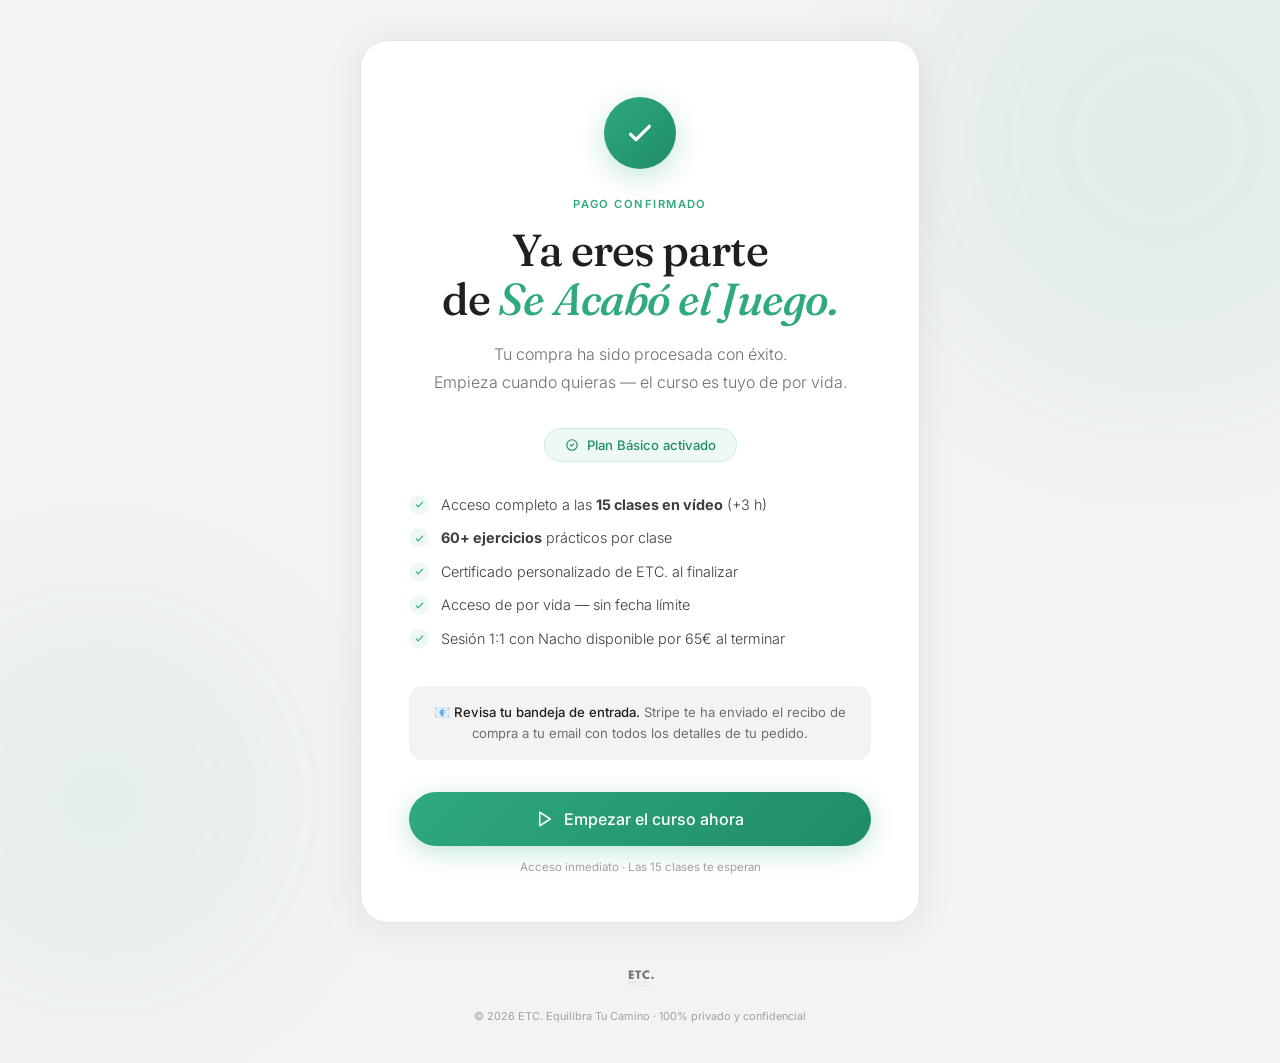
<file: gracias.html>
<!DOCTYPE html>
<html lang="es">
<head>
  <meta charset="UTF-8"/>
  <meta name="viewport" content="width=device-width,initial-scale=1.0"/>
  <title>¡Bienvenido al curso! — Se Acabó el Juego · ETC.</title>
  <meta name="robots" content="noindex,nofollow"/>
  <link rel="preconnect" href="https://fonts.googleapis.com"/>
  <link rel="preconnect" href="https://fonts.gstatic.com" crossorigin/>
  <link href="https://fonts.googleapis.com/css2?family=Fraunces:ital,opsz,wght@0,9..144,400;0,9..144,500;0,9..144,600;1,9..144,500;1,9..144,600&family=Inter:wght@300;400;500;600&display=swap" rel="stylesheet"/>
  <style>
    *, *::before, *::after { box-sizing: border-box; margin: 0; padding: 0 }
    html { font-size: 16px; scroll-behavior: smooth }
    body {
      font-family: 'Inter', sans-serif;
      background: #F2F3F2;
      color: #1E211D;
      min-height: 100vh;
      display: flex;
      flex-direction: column;
      align-items: center;
      justify-content: center;
      padding: 40px 20px;
      overflow-x: hidden;
    }

    /* ── Fondo con burbujas sutiles ── */
    .bg-bubble {
      position: fixed;
      border-radius: 50%;
      filter: blur(90px);
      pointer-events: none;
      z-index: 0;
    }
    .bg-bubble-1 {
      width: 480px; height: 480px;
      background: #2FA97F;
      opacity: .08;
      top: -100px; right: -120px;
      animation: drift1 20s ease-in-out infinite;
    }
    .bg-bubble-2 {
      width: 360px; height: 360px;
      background: #2FA97F;
      opacity: .06;
      bottom: -80px; left: -80px;
      animation: drift2 26s ease-in-out infinite;
    }
    @keyframes drift1 {
      0%,100% { transform: translate(0,0) }
      50% { transform: translate(-30px, 40px) }
    }
    @keyframes drift2 {
      0%,100% { transform: translate(0,0) }
      50% { transform: translate(30px, -30px) }
    }

    /* ── Card principal ── */
    .card {
      position: relative;
      z-index: 1;
      background: #fff;
      border-radius: 28px;
      border: 1px solid #E5E4DF;
      box-shadow: 0 4px 40px rgba(0,0,0,.07);
      max-width: 560px;
      width: 100%;
      padding: 56px 48px 48px;
      text-align: center;
      animation: cardIn .7s cubic-bezier(.22,1,.36,1) both;
    }
    @keyframes cardIn {
      from { opacity: 0; transform: translateY(28px) }
      to   { opacity: 1; transform: none }
    }

    /* ── Icono check ── */
    .check-wrap {
      width: 72px; height: 72px;
      border-radius: 50%;
      background: linear-gradient(135deg, #2FA97F, #1F8C68);
      display: flex; align-items: center; justify-content: center;
      margin: 0 auto 28px;
      box-shadow: 0 8px 28px rgba(47,169,127,.28);
      animation: popIn .6s cubic-bezier(.34,1.56,.64,1) .2s both;
    }
    @keyframes popIn {
      from { opacity: 0; transform: scale(.5) }
      to   { opacity: 1; transform: scale(1) }
    }
    .check-wrap svg {
      width: 32px; height: 32px;
      stroke: #fff;
      stroke-width: 2.5;
      stroke-linecap: round;
      stroke-linejoin: round;
      fill: none;
    }
    /* animación del trazo del check */
    .check-wrap svg path {
      stroke-dasharray: 60;
      stroke-dashoffset: 60;
      animation: drawCheck .5s ease .7s forwards;
    }
    @keyframes drawCheck {
      to { stroke-dashoffset: 0 }
    }

    /* ── Eyebrow ── */
    .eyebrow {
      font-size: .7rem;
      font-weight: 600;
      letter-spacing: .13em;
      text-transform: uppercase;
      color: #2FA97F;
      margin-bottom: 14px;
      animation: fadeUp .5s ease .3s both;
    }

    /* ── Título ── */
    h1 {
      font-family: 'Fraunces', serif;
      font-size: clamp(2rem, 5vw, 2.8rem);
      font-weight: 500;
      line-height: 1.1;
      letter-spacing: -.02em;
      color: #1E211D;
      margin-bottom: 16px;
      animation: fadeUp .5s ease .4s both;
    }
    h1 em {
      font-style: italic;
      color: #2FA97F;
    }

    /* ── Subtítulo ── */
    .subtitle {
      font-size: 1rem;
      font-weight: 300;
      line-height: 1.75;
      color: #6E7168;
      margin-bottom: 32px;
      animation: fadeUp .5s ease .5s both;
    }

    /* ── Separador ── */
    .divider {
      height: 1px;
      background: #E5E4DF;
      margin: 32px 0;
      animation: fadeUp .4s ease .6s both;
    }

    /* ── Pill del plan ── */
    .plan-pill {
      display: inline-flex;
      align-items: center;
      gap: 8px;
      padding: 8px 20px;
      border-radius: 999px;
      font-size: .82rem;
      font-weight: 500;
      margin-bottom: 32px;
      animation: fadeUp .4s ease .55s both;
    }
    .plan-pill.basic {
      background: #eef9f5;
      border: 1px solid #C8EDE4;
      color: #1F8C68;
    }
    .plan-pill.premium {
      background: #fffbeb;
      border: 1px solid #fde68a;
      color: #92640a;
    }
    .plan-pill svg {
      width: 14px; height: 14px;
      stroke: currentColor;
      fill: none;
      stroke-width: 2;
      stroke-linecap: round;
      stroke-linejoin: round;
    }

    /* ── Lista de lo que incluye ── */
    .includes {
      list-style: none;
      text-align: left;
      margin-bottom: 36px;
      display: flex;
      flex-direction: column;
      gap: 12px;
      animation: fadeUp .5s ease .65s both;
    }
    .includes li {
      display: flex;
      align-items: flex-start;
      gap: 12px;
      font-size: .9rem;
      font-weight: 300;
      color: #3d3d3d;
      line-height: 1.5;
    }
    .includes li .ico {
      width: 20px; height: 20px;
      border-radius: 50%;
      background: #eef9f5;
      flex-shrink: 0;
      display: flex; align-items: center; justify-content: center;
      margin-top: 1px;
    }
    .includes li .ico svg {
      width: 11px; height: 11px;
      stroke: #2FA97F;
      stroke-width: 2.5;
      stroke-linecap: round;
      stroke-linejoin: round;
      fill: none;
    }
    /* ítem dorado (solo premium) */
    .includes li.gold .ico {
      background: #fffbeb;
    }
    .includes li.gold .ico svg { stroke: #b7891a }
    .includes li.gold strong { color: #92640a }

    /* ── Nota del email ── */
    .email-note {
      background: #F2F3F2;
      border-radius: 14px;
      padding: 16px 20px;
      font-size: .82rem;
      font-weight: 400;
      color: #6E7168;
      line-height: 1.6;
      margin-bottom: 32px;
      animation: fadeUp .4s ease .7s both;
    }
    .email-note strong { color: #1E211D; font-weight: 500 }

    /* ── CTA principal ── */
    .btn-primary {
      display: flex;
      align-items: center;
      justify-content: center;
      gap: 10px;
      width: 100%;
      padding: 17px 24px;
      border-radius: 999px;
      background: linear-gradient(135deg, #2FA97F, #1F8C68);
      color: #fff;
      font-size: 1rem;
      font-weight: 500;
      font-family: 'Inter', sans-serif;
      text-decoration: none;
      box-shadow: 0 6px 24px rgba(47,169,127,.3);
      transition: transform .15s, box-shadow .15s;
      animation: fadeUp .5s ease .75s both;
      cursor: pointer;
      border: none;
    }
    .btn-primary:hover {
      transform: translateY(-2px);
      box-shadow: 0 10px 32px rgba(47,169,127,.38);
    }
    .btn-primary svg {
      width: 18px; height: 18px;
      stroke: #fff; fill: none;
      stroke-width: 2;
      stroke-linecap: round; stroke-linejoin: round;
    }

    /* ── Nota bajo CTA ── */
    .cta-note {
      font-size: .72rem;
      color: #A1A399;
      margin-top: 14px;
      animation: fadeUp .4s ease .8s both;
    }

    /* ── Footer mini ── */
    .footer-mini {
      position: relative;
      z-index: 1;
      margin-top: 36px;
      text-align: center;
    }
    .footer-mini img {
      height: 36px;
      width: auto;
      opacity: .55;
      filter: grayscale(1);
    }
    .footer-mini p {
      font-size: .68rem;
      color: #A1A399;
      margin-top: 10px;
    }

    @keyframes fadeUp {
      from { opacity: 0; transform: translateY(14px) }
      to   { opacity: 1; transform: none }
    }

    /* ── Responsive ── */
    @media (max-width: 600px) {
      .card { padding: 40px 28px 36px }
    }
    @media (max-width: 380px) {
      .card { padding: 32px 20px 28px }
      h1 { font-size: 1.8rem }
    }

    @media (prefers-reduced-motion: reduce) {
      *, *::before, *::after { animation-duration: .01ms !important }
    }
  </style>
</head>
<body>

  <!-- Burbujas de fondo -->
  <div class="bg-bubble bg-bubble-1"></div>
  <div class="bg-bubble bg-bubble-2"></div>

  <!-- Card -->
  <main class="card" id="card">

    <!-- Check animado -->
    <div class="check-wrap">
      <svg viewBox="0 0 24 24">
        <path d="M5 13l4 4L19 7"/>
      </svg>
    </div>

    <p class="eyebrow">Pago confirmado</p>

    <h1>Ya eres parte<br>de <em>Se Acabó el Juego.</em></h1>

    <p class="subtitle">
      Tu compra ha sido procesada con éxito.<br>
      Empieza cuando quieras — el curso es tuyo de por vida.
    </p>

    <!-- Pill del plan — se rellena por JS -->
    <div class="plan-pill basic" id="planPill">
      <svg viewBox="0 0 24 24"><path d="M9 12l2 2 4-4m6 2a9 9 0 11-18 0 9 9 0 0118 0z"/></svg>
      <span id="planLabel">Plan Básico activado</span>
    </div>

    <!-- Lo que incluye — se ajusta por JS -->
    <ul class="includes" id="includesList">
      <!-- rellenado por JS -->
    </ul>

    <!-- Nota del email -->
    <div class="email-note">
      📧 <strong>Revisa tu bandeja de entrada.</strong> Stripe te ha enviado el recibo de compra a tu email con todos los detalles de tu pedido.
    </div>

    <!-- CTA -->
    <a href="dashboard.html" class="btn-primary" id="ctaBtn">
      <svg viewBox="0 0 24 24"><path d="M5 3l14 9-14 9V3z"/></svg>
      Empezar el curso ahora
    </a>
    <p class="cta-note">Acceso inmediato · Las 15 clases te esperan</p>

  </main>

  <!-- Footer -->
  <footer class="footer-mini">
    <img src="images/logo-etc-transparent.webp" alt="ETC. Equilibra Tu Camino"/>
    <p>© 2026 ETC. Equilibra Tu Camino · 100% privado y confidencial</p>
  </footer>

  <script>
    // ── Detectar plan desde URL y guardarlo en localStorage ──
    (function () {
      const params  = new URLSearchParams(window.location.search);
      const plan    = params.get('plan') === 'premium' ? 'premium' : 'basic';

      // Guardar plan (para que dashboard.html lo detecte)
      try { localStorage.setItem('etc_plan', plan); } catch(e) {}

      // Configuración de cada plan
      const config = {
        basic: {
          pillClass: 'basic',
          label: 'Plan Básico activado',
          items: [
            { text: 'Acceso completo a las <strong>15 clases en vídeo</strong> (+3 h)', gold: false },
            { text: '<strong>60+ ejercicios</strong> prácticos por clase', gold: false },
            { text: 'Certificado personalizado de ETC. al finalizar', gold: false },
            { text: 'Acceso de por vida — sin fecha límite', gold: false },
            { text: 'Sesión 1:1 con Nacho disponible por 65€ al terminar', gold: false },
          ]
        },
        premium: {
          pillClass: 'premium',
          label: '⭐ Plan Premium activado',
          items: [
            { text: 'Acceso completo a las <strong>15 clases en vídeo</strong> (+3 h)', gold: false },
            { text: '<strong>60+ ejercicios</strong> prácticos por clase', gold: false },
            { text: 'Certificado personalizado de ETC. al finalizar', gold: false },
            { text: 'Acceso de por vida — sin fecha límite', gold: false },
            { text: '<strong>Sesión final 1:1 de 1 hora con Nacho — GRATIS</strong><br><span style="font-size:.8rem;color:#6E7168">Se desbloquea al completar la clase 15</span>', gold: true },
          ]
        }
      };

      const cfg = config[plan];

      // Actualizar pill
      const pill = document.getElementById('planPill');
      pill.className = 'plan-pill ' + cfg.pillClass;
      document.getElementById('planLabel').textContent = cfg.label;

      // Rellenar lista
      const list = document.getElementById('includesList');
      list.innerHTML = cfg.items.map(item => `
        <li${item.gold ? ' class="gold"' : ''}>
          <span class="ico">
            <svg viewBox="0 0 24 24"><path d="M5 13l4 4L19 7"/></svg>
          </span>
          <span>${item.text}</span>
        </li>
      `).join('');

      // CTA con plan correcto
      document.getElementById('ctaBtn').href = 'dashboard.html?plan=' + plan;
    })();
  </script>
</body>
</html>
</file>
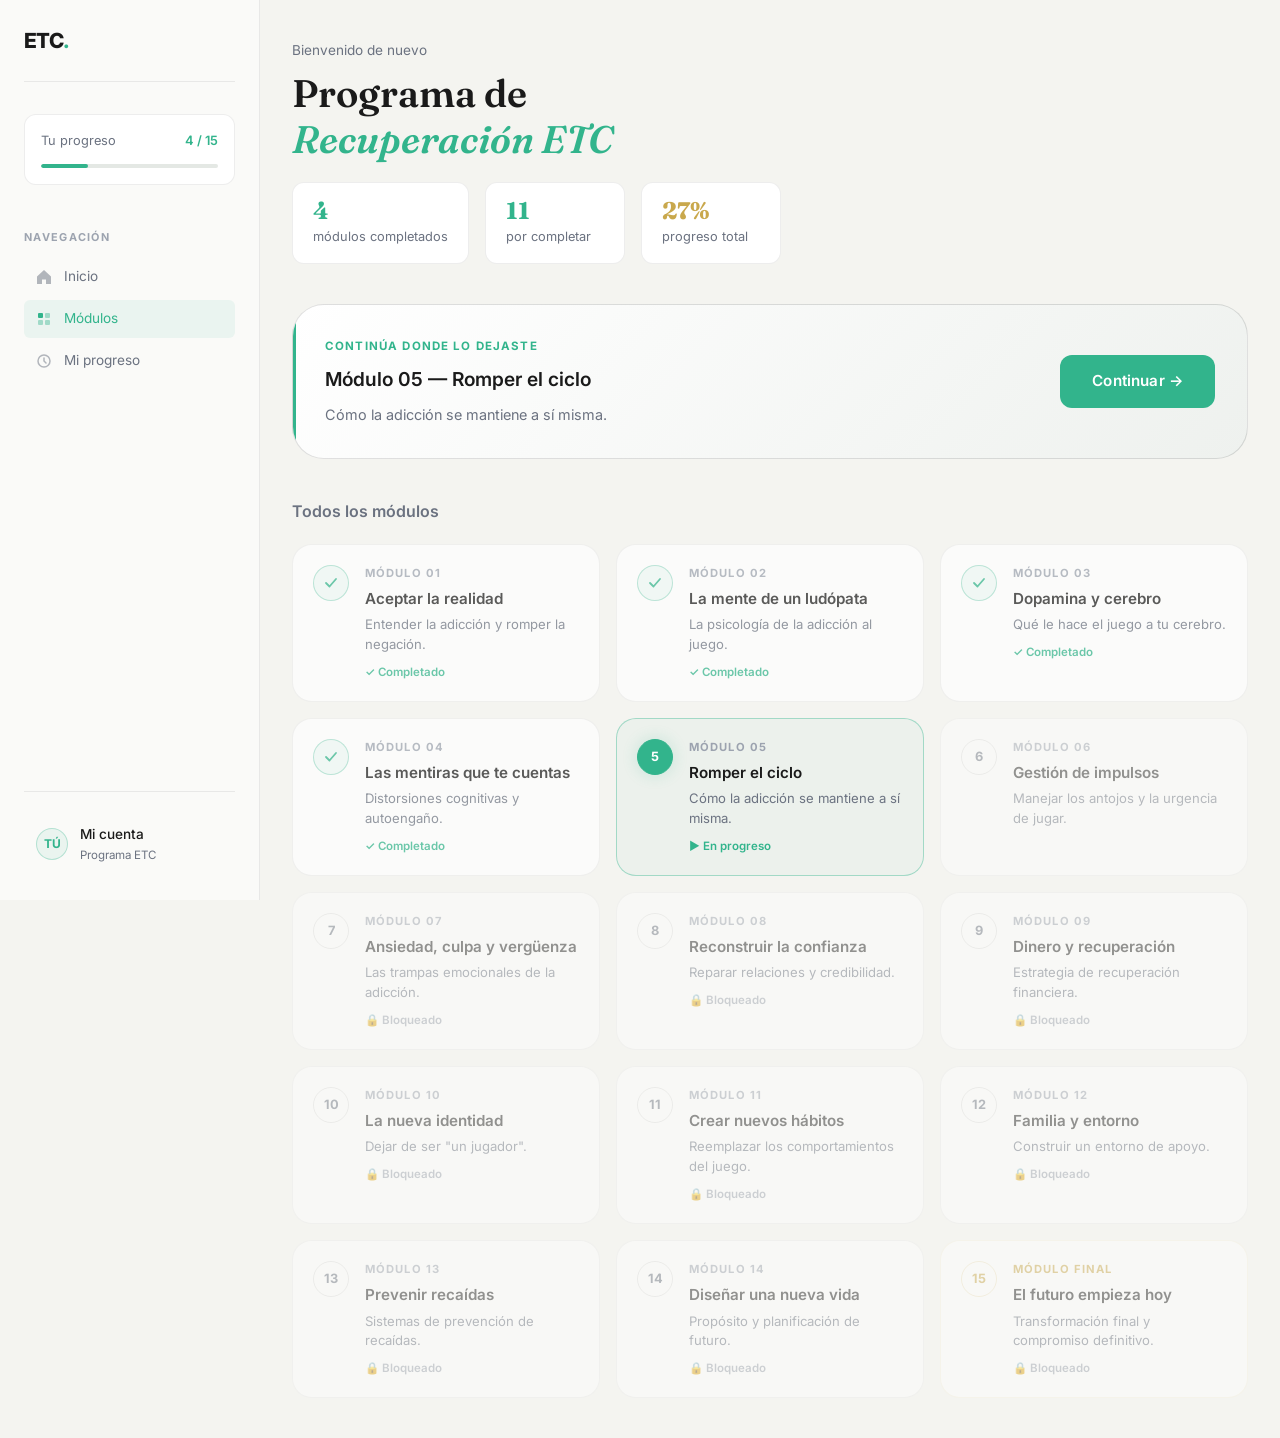
<file: programa.html>
<!DOCTYPE html>
<html lang="es">
<head>
  <meta charset="UTF-8">
  <meta name="viewport" content="width=device-width, initial-scale=1.0">
  <title>Tu Programa — ETC Recovery</title>
  <link rel="stylesheet" href="css/design-system.css">
  <style>
    body { background: var(--bg-1); }

    /* ── APP SHELL ──────────────────────────────────────────────── */
    .app-layout {
      min-height: 100svh;
    }

    /* ── SIDEBAR ─────────────────────────────────────────────────── */
    .sidebar {
      position: fixed;
      top: 0; left: 0; bottom: 0;
      width: 260px;
      background: var(--bg);
      border-right: 1px solid var(--border);
      display: flex;
      flex-direction: column;
      z-index: 50;
      padding: var(--s6);
    }
    .sidebar__logo {
      font-weight: 800;
      font-size: 1.3rem;
      letter-spacing: -0.03em;
      margin-bottom: var(--s8);
      padding-bottom: var(--s6);
      border-bottom: 1px solid var(--border);
    }
    .sidebar__logo span { color: var(--teal); }
    .sidebar__section-label {
      font-size: 0.68rem;
      font-weight: 700;
      letter-spacing: 0.12em;
      text-transform: uppercase;
      color: var(--text-subtle);
      margin-bottom: var(--s3);
      margin-top: var(--s5);
    }
    .sidebar__progress {
      background: var(--bg-2);
      border: 1px solid var(--border);
      border-radius: var(--r-md);
      padding: var(--s4);
      margin-bottom: var(--s6);
    }
    .sidebar__progress-header {
      display: flex;
      justify-content: space-between;
      align-items: center;
      margin-bottom: var(--s3);
    }
    .sidebar__progress-label { font-size: 0.8rem; color: var(--text-muted); }
    .sidebar__progress-count { font-size: 0.8rem; font-weight: 600; color: var(--teal); }
    .sidebar__nav { display: flex; flex-direction: column; gap: var(--s1); flex: 1; overflow-y: auto; }
    .sidebar__link {
      display: flex;
      align-items: center;
      gap: var(--s3);
      padding: 0.5rem var(--s3);
      border-radius: var(--r-sm);
      font-size: 0.85rem;
      color: var(--text-muted);
      transition: all var(--t-fast);
      cursor: pointer;
    }
    .sidebar__link:hover { background: var(--bg-2); color: var(--text); }
    .sidebar__link.active { background: var(--teal-lt); color: var(--teal); }
    .sidebar__link-icon {
      width: 16px; height: 16px;
      flex-shrink: 0;
      opacity: 0.5;
    }
    .sidebar__link.active .sidebar__link-icon { opacity: 1; }
    .sidebar__bottom {
      margin-top: auto;
      padding-top: var(--s5);
      border-top: 1px solid var(--border);
    }
    .sidebar__user {
      display: flex;
      align-items: center;
      gap: var(--s3);
      padding: var(--s3);
    }
    .sidebar__avatar {
      width: 32px; height: 32px;
      border-radius: 50%;
      background: var(--teal-lt);
      border: 1px solid rgba(50,180,140,0.3);
      display: flex;
      align-items: center;
      justify-content: center;
      font-size: 0.75rem;
      font-weight: 700;
      color: var(--teal);
      flex-shrink: 0;
    }
    .sidebar__user-name { font-size: 0.85rem; font-weight: 500; }
    .sidebar__user-email { font-size: 0.72rem; color: var(--text-muted); }

    /* ── MAIN CONTENT ────────────────────────────────────────────── */
    .main-content {
      margin-left: 260px;
      padding: var(--s10) var(--s8);
      min-height: 100svh;
    }

    /* ── WELCOME HEADER ──────────────────────────────────────────── */
    .welcome {
      margin-bottom: var(--s10);
    }
    .welcome__greeting { font-size: 0.85rem; color: var(--text-muted); margin-bottom: var(--s2); }
    .welcome__title {
      font-family: var(--font-serif);
      font-size: clamp(1.75rem, 3vw, 2.5rem);
      font-weight: 600;
      line-height: 1.2;
      margin-bottom: var(--s5);
    }
    .welcome__stats {
      display: flex;
      gap: var(--s4);
      flex-wrap: wrap;
    }
    .welcome__stat {
      background: var(--bg-2);
      border: 1px solid var(--border);
      border-radius: var(--r-md);
      padding: var(--s4) var(--s5);
      min-width: 140px;
    }
    .welcome__stat-num {
      font-size: 1.5rem;
      font-weight: 700;
      color: var(--teal);
      font-family: var(--font-serif);
      line-height: 1;
      margin-bottom: var(--s1);
    }
    .welcome__stat-label { font-size: 0.8rem; color: var(--text-muted); }

    /* ── CONTINUE CARD ────────────────────────────────────────────── */
    .continue-card {
      background: linear-gradient(135deg, var(--bg-2) 0%, var(--bg-3) 100%);
      border: 1px solid var(--border-md);
      border-radius: var(--r-xl);
      padding: var(--s8);
      margin-bottom: var(--s10);
      display: flex;
      align-items: center;
      justify-content: space-between;
      gap: var(--s6);
      position: relative;
      overflow: hidden;
    }
    .continue-card::before {
      content: '';
      position: absolute;
      top: 0; left: 0; bottom: 0;
      width: 3px;
      background: var(--teal);
    }
    .continue-card__label {
      font-size: 0.72rem;
      font-weight: 700;
      letter-spacing: 0.1em;
      text-transform: uppercase;
      color: var(--teal);
      margin-bottom: var(--s2);
    }
    .continue-card__title { font-size: 1.2rem; font-weight: 600; margin-bottom: var(--s2); }
    .continue-card__sub { font-size: 0.9rem; color: var(--text-muted); }

    /* ── MODULES GRID ────────────────────────────────────────────── */
    .section-title {
      font-size: 1rem;
      font-weight: 600;
      margin-bottom: var(--s5);
      color: var(--text-muted);
    }
    .modules-list {
      display: grid;
      grid-template-columns: repeat(auto-fill, minmax(300px, 1fr));
      gap: var(--s4);
    }
    .module-card {
      background: var(--bg-2);
      border: 1px solid var(--border);
      border-radius: var(--r-lg);
      padding: var(--s5);
      display: flex;
      align-items: flex-start;
      gap: var(--s4);
      cursor: pointer;
      transition: all var(--t-mid) var(--ease);
      text-decoration: none;
      color: inherit;
    }
    .module-card:hover {
      border-color: var(--border-md);
      transform: translateY(-2px);
      background: var(--bg-3);
    }
    .module-card.module-done { opacity: 0.7; }
    .module-card.module-done:hover { opacity: 1; }
    .module-card.module-active {
      border-color: rgba(50,180,140,0.4);
      background: rgba(50,180,140,0.04);
    }
    .module-card.module-locked { opacity: 0.45; cursor: default; }
    .module-card.module-locked:hover { transform: none; border-color: var(--border); background: var(--bg-2); }

    .module-badge {
      width: 36px; height: 36px;
      border-radius: 50%;
      border: 1.5px solid var(--border-md);
      display: flex;
      align-items: center;
      justify-content: center;
      font-size: 0.8rem;
      font-weight: 700;
      color: var(--text-muted);
      flex-shrink: 0;
      transition: all var(--t-mid);
    }
    .badge--done {
      background: var(--teal-lt);
      border-color: rgba(50,180,140,0.4);
      color: var(--teal);
    }
    .badge--active {
      background: var(--teal);
      border-color: var(--teal);
      color: white;
      box-shadow: 0 0 16px var(--teal-glow);
    }
    .module-card__info { flex: 1; min-width: 0; }
    .module-card__num {
      font-size: 0.7rem;
      font-weight: 700;
      letter-spacing: 0.1em;
      text-transform: uppercase;
      color: var(--text-subtle);
      margin-bottom: var(--s1);
    }
    .module-card__title { font-size: 0.95rem; font-weight: 600; margin-bottom: var(--s1); }
    .module-card__desc { font-size: 0.82rem; color: var(--text-muted); line-height: 1.5; }
    .module-card__status {
      font-size: 0.72rem;
      font-weight: 600;
      margin-top: var(--s2);
    }
    .status--done  { color: var(--teal); }
    .status--active { color: var(--teal); }
    .status--locked { color: var(--text-subtle); }

    /* ── LOCK ICON ───────────────────────────────────────────────── */
    .lock-icon { color: var(--text-subtle); flex-shrink: 0; align-self: center; }

    @media (max-width: 900px) {
      .app-layout { grid-template-columns: 1fr; }
      .sidebar { display: none; }
      .main-content { margin-left: 0; padding: var(--s6) var(--s4); }
    }
  </style>
</head>
<body>
<div class="app-layout">

  <!-- ── SIDEBAR ──────────────────────────────────────────────────── -->
  <aside class="sidebar">
    <div class="sidebar__logo">ETC<span>.</span></div>

    <div class="sidebar__progress">
      <div class="sidebar__progress-header">
        <span class="sidebar__progress-label">Tu progreso</span>
        <span class="sidebar__progress-count" data-progress-text>4 / 15</span>
      </div>
      <div class="progress-track">
        <div class="progress-fill" data-progress style="width:0%"></div>
      </div>
    </div>

    <div class="sidebar__section-label">Navegación</div>
    <nav class="sidebar__nav">
      <a href="dashboard.html" class="sidebar__link">
        <svg class="sidebar__link-icon" viewBox="0 0 16 16" fill="currentColor"><path d="M8 1L1 7.5V15h5v-4.5h4V15h5V7.5z"/></svg>
        Inicio
      </a>
      <a href="programa.html" class="sidebar__link active">
        <svg class="sidebar__link-icon" viewBox="0 0 16 16" fill="none"><rect x="2" y="2" width="5" height="5" rx="1" fill="currentColor"/><rect x="9" y="2" width="5" height="5" rx="1" fill="currentColor" opacity="0.4"/><rect x="2" y="9" width="5" height="5" rx="1" fill="currentColor" opacity="0.4"/><rect x="9" y="9" width="5" height="5" rx="1" fill="currentColor" opacity="0.4"/></svg>
        Módulos
      </a>
      <a href="#" class="sidebar__link">
        <svg class="sidebar__link-icon" viewBox="0 0 16 16" fill="none"><circle cx="8" cy="8" r="6" stroke="currentColor" stroke-width="1.5"/><path d="M8 5v3l2 2" stroke="currentColor" stroke-width="1.5" stroke-linecap="round"/></svg>
        Mi progreso
      </a>
    </nav>

    <div class="sidebar__bottom">
      <div class="sidebar__user">
        <div class="sidebar__avatar">TÚ</div>
        <div>
          <div class="sidebar__user-name">Mi cuenta</div>
          <div class="sidebar__user-email">Programa ETC</div>
        </div>
      </div>
    </div>
  </aside>

  <!-- ── MAIN ─────────────────────────────────────────────────────── -->
  <main class="main-content">

    <!-- Welcome -->
    <div class="welcome" data-reveal>
      <p class="welcome__greeting">Bienvenido de nuevo</p>
      <h1 class="welcome__title">Programa de<br><em style="font-style:italic;color:var(--teal);">Recuperación ETC</em></h1>
      <div class="welcome__stats">
        <div class="welcome__stat">
          <div class="welcome__stat-num teal">4</div>
          <div class="welcome__stat-label">módulos completados</div>
        </div>
        <div class="welcome__stat">
          <div class="welcome__stat-num">11</div>
          <div class="welcome__stat-label">por completar</div>
        </div>
        <div class="welcome__stat">
          <div class="welcome__stat-num" style="color:var(--gold);">27%</div>
          <div class="welcome__stat-label">progreso total</div>
        </div>
      </div>
    </div>

    <!-- Continue -->
    <div class="continue-card" data-reveal data-delay="1">
      <div>
        <div class="continue-card__label">Continúa donde lo dejaste</div>
        <div class="continue-card__title">Módulo 05 — Romper el ciclo</div>
        <div class="continue-card__sub">Cómo la adicción se mantiene a sí misma.</div>
      </div>
      <a href="modulo.html" class="btn btn--primary" style="white-space:nowrap;">Continuar →</a>
    </div>

    <!-- Module list -->
    <div data-reveal data-delay="2">
      <p class="section-title">Todos los módulos</p>
      <div class="modules-list">

        <a href="modulo.html" class="module-card module-done" data-module="1">
          <div class="module-badge">1</div>
          <div class="module-card__info">
            <div class="module-card__num">Módulo 01</div>
            <div class="module-card__title">Aceptar la realidad</div>
            <div class="module-card__desc">Entender la adicción y romper la negación.</div>
            <div class="module-card__status status--done">✓ Completado</div>
          </div>
        </a>

        <a href="modulo.html" class="module-card module-done" data-module="2">
          <div class="module-badge">2</div>
          <div class="module-card__info">
            <div class="module-card__num">Módulo 02</div>
            <div class="module-card__title">La mente de un ludópata</div>
            <div class="module-card__desc">La psicología de la adicción al juego.</div>
            <div class="module-card__status status--done">✓ Completado</div>
          </div>
        </a>

        <a href="modulo.html" class="module-card module-done" data-module="3">
          <div class="module-badge">3</div>
          <div class="module-card__info">
            <div class="module-card__num">Módulo 03</div>
            <div class="module-card__title">Dopamina y cerebro</div>
            <div class="module-card__desc">Qué le hace el juego a tu cerebro.</div>
            <div class="module-card__status status--done">✓ Completado</div>
          </div>
        </a>

        <a href="modulo.html" class="module-card module-done" data-module="4">
          <div class="module-badge">4</div>
          <div class="module-card__info">
            <div class="module-card__num">Módulo 04</div>
            <div class="module-card__title">Las mentiras que te cuentas</div>
            <div class="module-card__desc">Distorsiones cognitivas y autoengaño.</div>
            <div class="module-card__status status--done">✓ Completado</div>
          </div>
        </a>

        <a href="modulo.html" class="module-card module-active" data-module="5">
          <div class="module-badge">5</div>
          <div class="module-card__info">
            <div class="module-card__num">Módulo 05</div>
            <div class="module-card__title">Romper el ciclo</div>
            <div class="module-card__desc">Cómo la adicción se mantiene a sí misma.</div>
            <div class="module-card__status status--active">▶ En progreso</div>
          </div>
        </a>

        <a href="modulo.html" class="module-card" data-module="6">
          <div class="module-badge">6</div>
          <div class="module-card__info">
            <div class="module-card__num">Módulo 06</div>
            <div class="module-card__title">Gestión de impulsos</div>
            <div class="module-card__desc">Manejar los antojos y la urgencia de jugar.</div>
          </div>
        </a>

        <div class="module-card module-locked" data-module="7">
          <div class="module-badge">7</div>
          <div class="module-card__info">
            <div class="module-card__num">Módulo 07</div>
            <div class="module-card__title">Ansiedad, culpa y vergüenza</div>
            <div class="module-card__desc">Las trampas emocionales de la adicción.</div>
            <div class="module-card__status status--locked">🔒 Bloqueado</div>
          </div>
        </div>

        <div class="module-card module-locked" data-module="8">
          <div class="module-badge">8</div>
          <div class="module-card__info">
            <div class="module-card__num">Módulo 08</div>
            <div class="module-card__title">Reconstruir la confianza</div>
            <div class="module-card__desc">Reparar relaciones y credibilidad.</div>
            <div class="module-card__status status--locked">🔒 Bloqueado</div>
          </div>
        </div>

        <div class="module-card module-locked" data-module="9">
          <div class="module-badge">9</div>
          <div class="module-card__info">
            <div class="module-card__num">Módulo 09</div>
            <div class="module-card__title">Dinero y recuperación</div>
            <div class="module-card__desc">Estrategia de recuperación financiera.</div>
            <div class="module-card__status status--locked">🔒 Bloqueado</div>
          </div>
        </div>

        <div class="module-card module-locked" data-module="10">
          <div class="module-badge">10</div>
          <div class="module-card__info">
            <div class="module-card__num">Módulo 10</div>
            <div class="module-card__title">La nueva identidad</div>
            <div class="module-card__desc">Dejar de ser "un jugador".</div>
            <div class="module-card__status status--locked">🔒 Bloqueado</div>
          </div>
        </div>

        <div class="module-card module-locked" data-module="11">
          <div class="module-badge">11</div>
          <div class="module-card__info">
            <div class="module-card__num">Módulo 11</div>
            <div class="module-card__title">Crear nuevos hábitos</div>
            <div class="module-card__desc">Reemplazar los comportamientos del juego.</div>
            <div class="module-card__status status--locked">🔒 Bloqueado</div>
          </div>
        </div>

        <div class="module-card module-locked" data-module="12">
          <div class="module-badge">12</div>
          <div class="module-card__info">
            <div class="module-card__num">Módulo 12</div>
            <div class="module-card__title">Familia y entorno</div>
            <div class="module-card__desc">Construir un entorno de apoyo.</div>
            <div class="module-card__status status--locked">🔒 Bloqueado</div>
          </div>
        </div>

        <div class="module-card module-locked" data-module="13">
          <div class="module-badge">13</div>
          <div class="module-card__info">
            <div class="module-card__num">Módulo 13</div>
            <div class="module-card__title">Prevenir recaídas</div>
            <div class="module-card__desc">Sistemas de prevención de recaídas.</div>
            <div class="module-card__status status--locked">🔒 Bloqueado</div>
          </div>
        </div>

        <div class="module-card module-locked" data-module="14">
          <div class="module-badge">14</div>
          <div class="module-card__info">
            <div class="module-card__num">Módulo 14</div>
            <div class="module-card__title">Diseñar una nueva vida</div>
            <div class="module-card__desc">Propósito y planificación de futuro.</div>
            <div class="module-card__status status--locked">🔒 Bloqueado</div>
          </div>
        </div>

        <div class="module-card module-locked" data-module="15" style="border-color:rgba(201,168,76,0.15);">
          <div class="module-badge" style="border-color:rgba(201,168,76,0.3);color:var(--gold);">15</div>
          <div class="module-card__info">
            <div class="module-card__num" style="color:var(--gold);">Módulo Final</div>
            <div class="module-card__title">El futuro empieza hoy</div>
            <div class="module-card__desc">Transformación final y compromiso definitivo.</div>
            <div class="module-card__status status--locked">🔒 Bloqueado</div>
          </div>
        </div>

      </div>
    </div>

  </main>
</div>
<!-- Mobile bottom nav -->
<nav class="mobile-nav">
  <div class="mobile-nav__items">
    <a href="dashboard.html" class="mobile-nav__item">
      <svg class="mobile-nav__icon" viewBox="0 0 24 24" fill="currentColor"><path d="M12 3L2 12h3v9h6v-6h2v6h6v-9h3z"/></svg>
      Inicio
    </a>
    <a href="programa.html" class="mobile-nav__item active">
      <svg class="mobile-nav__icon" viewBox="0 0 24 24" fill="none" stroke="currentColor" stroke-width="2"><rect x="3" y="3" width="7" height="7" rx="1"/><rect x="14" y="3" width="7" height="7" rx="1"/><rect x="3" y="14" width="7" height="7" rx="1"/><rect x="14" y="14" width="7" height="7" rx="1"/></svg>
      Módulos
    </a>
    <a href="#" class="mobile-nav__item">
      <svg class="mobile-nav__icon" viewBox="0 0 24 24" fill="none" stroke="currentColor" stroke-width="2"><circle cx="12" cy="8" r="4"/><path d="M4 20c0-4 3.6-7 8-7s8 3 8 7"/></svg>
      Mi cuenta
    </a>
  </div>
</nav>

<script src="js/app.js"></script>
</body>
</html>
</file>
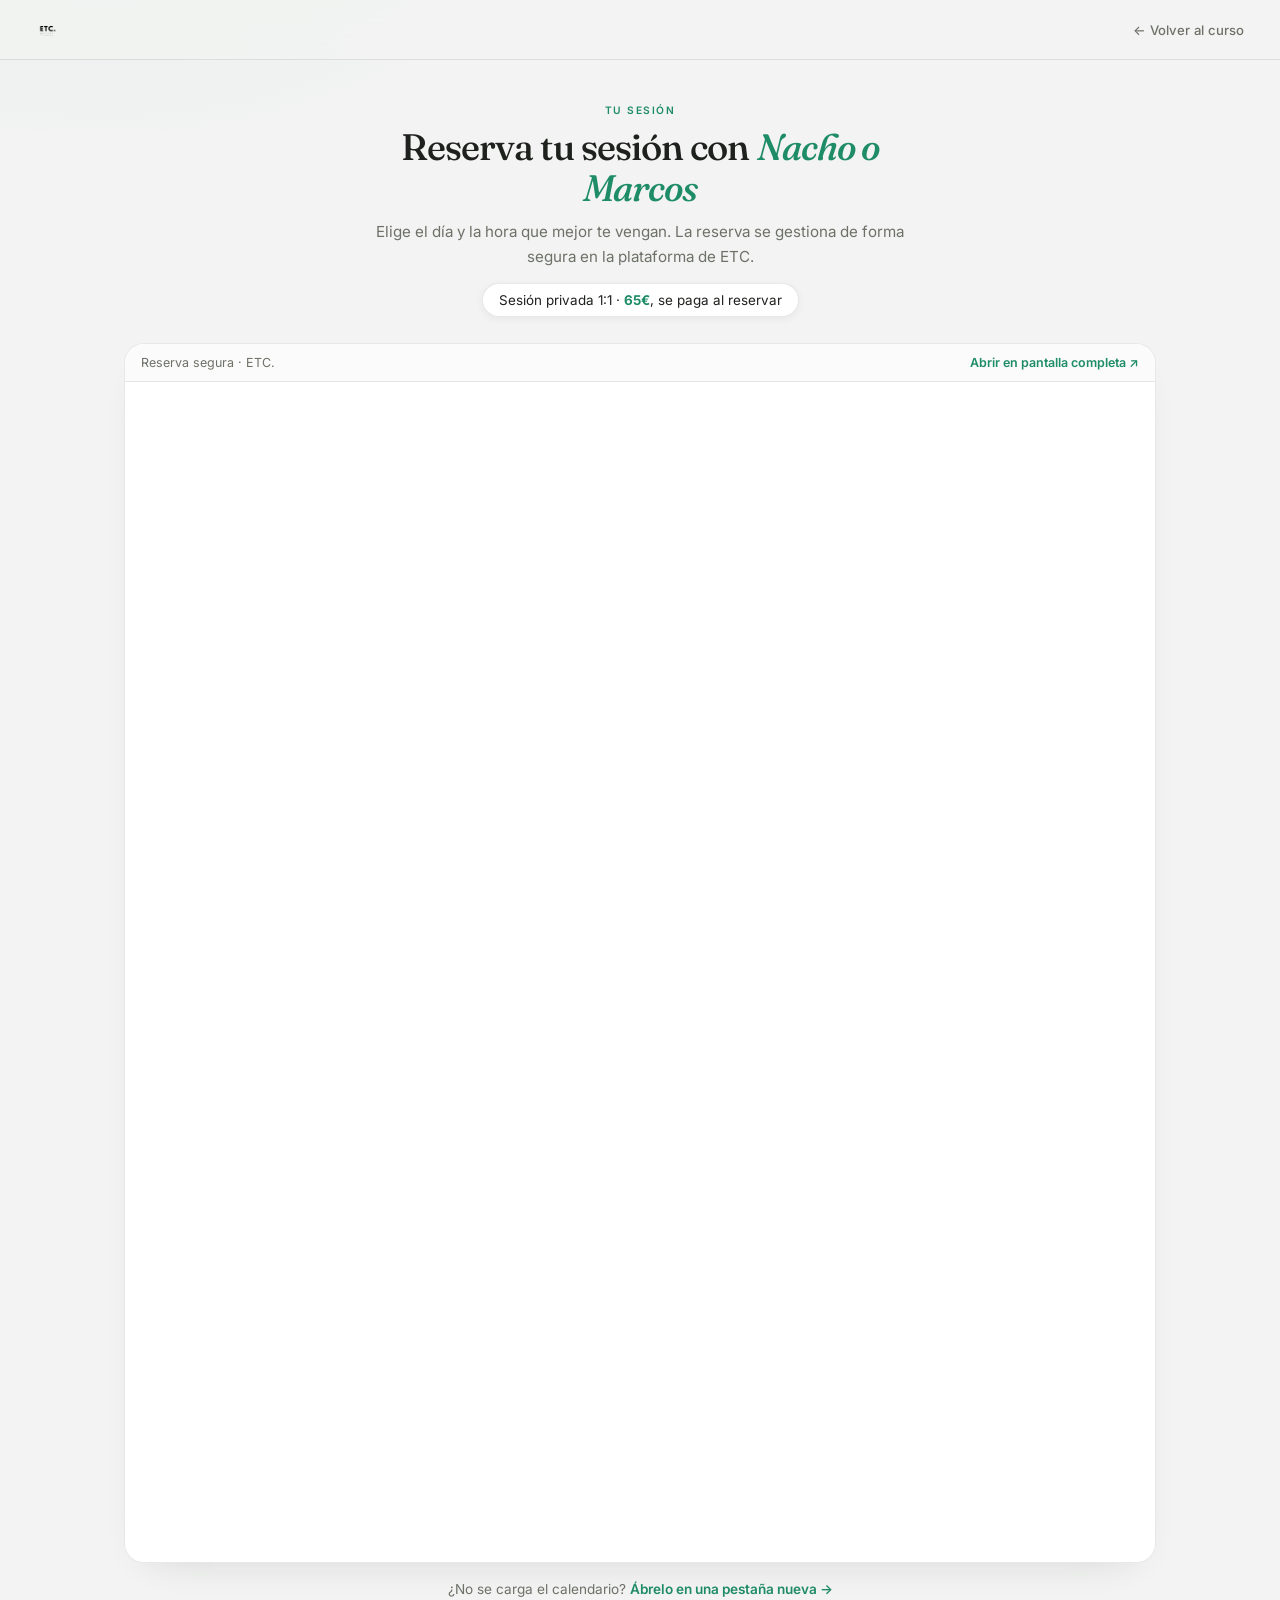
<file: reserva.html>
<!DOCTYPE html>
<html lang="es">
<head>
  <meta charset="UTF-8">
  <meta name="viewport" content="width=device-width, initial-scale=1.0">
  <title>Reserva tu sesión — ETC. Equilibra Tu Camino</title>
  <link rel="preconnect" href="https://fonts.googleapis.com">
  <link rel="preconnect" href="https://fonts.gstatic.com" crossorigin>
  <link href="https://fonts.googleapis.com/css2?family=Fraunces:ital,opsz,wght@0,9..144,400;0,9..144,500;0,9..144,600;1,9..144,500&family=Inter:wght@300;400;500;600;700&display=swap" rel="stylesheet">
  <style>
    *,*::before,*::after{box-sizing:border-box;margin:0;padding:0}
    html{font-size:16px;-webkit-font-smoothing:antialiased;-moz-osx-font-smoothing:grayscale}
    a{text-decoration:none;color:inherit} button{cursor:pointer;border:none;background:none;font:inherit}
    :root{
      --teal:#2FA97F; --teal-d:#1F8C68; --ink:#1E211D; --muted:#6E7168; --subtle:#A1A399;
      --border:rgba(30,33,29,0.1); --bg:#F2F3F2; --paper:#fff;
      --mono:'Inter',-apple-system,BlinkMacSystemFont,sans-serif;
    }
    body{font-family:'Inter',sans-serif;background:var(--bg);color:var(--ink);min-height:100svh;
      background-image:radial-gradient(760px 460px at 8% -8%,rgba(47,169,127,0.08),transparent 60%);}
    .topnav{position:sticky;top:0;z-index:50;background:rgba(242,243,242,0.82);backdrop-filter:blur(16px);-webkit-backdrop-filter:blur(16px);border-bottom:1px solid var(--border);height:60px;display:flex;align-items:center;justify-content:space-between;padding:0 clamp(18px,4vw,36px)}
    .topnav img{height:22px;display:block}
    .topnav a.back{font-size:0.82rem;color:var(--muted);font-weight:500}
    .topnav a.back:hover{color:var(--teal-d)}
    .wrap{max-width:1080px;margin:0 auto;padding:clamp(26px,4vw,44px) clamp(14px,4vw,24px) 70px}
    .head{text-align:center;max-width:560px;margin:0 auto 26px}
    .head__eyebrow{font-family:var(--mono);font-size:0.64rem;font-weight:600;letter-spacing:0.14em;text-transform:uppercase;color:var(--teal-d);margin-bottom:10px}
    .head__h{font-family:'Fraunces',serif;font-weight:500;font-size:clamp(1.6rem,3.2vw,2.3rem);line-height:1.12;letter-spacing:-0.025em;margin-bottom:12px}
    .head__h em{font-style:italic;color:var(--teal-d)}
    .head__p{color:var(--muted);font-size:0.95rem;line-height:1.6}
    .head__price{margin-top:14px;display:inline-block;font-size:0.84rem;color:var(--ink);background:var(--paper);border:1px solid var(--border);border-radius:999px;padding:8px 16px;box-shadow:0 2px 8px rgba(30,33,29,0.05)}
    .head__price strong{color:var(--teal-d)}
    .embed{background:var(--paper);border:1px solid var(--border);border-radius:20px;overflow:hidden;box-shadow:0 16px 40px -26px rgba(30,33,29,0.2);position:relative}
    .embed iframe{display:block;width:100%;height:1180px;border:0;background:var(--paper)}
    .embed__bar{display:flex;align-items:center;justify-content:space-between;gap:12px;padding:11px 16px;border-bottom:1px solid var(--border);background:#FAFBFA;flex-wrap:wrap}
    .embed__bar span{font-size:0.78rem;color:var(--muted)}
    .embed__bar a{font-size:0.78rem;font-weight:600;color:var(--teal-d);display:inline-flex;align-items:center;gap:6px}
    .fallback{text-align:center;margin-top:18px;font-size:0.85rem;color:var(--muted)}
    .fallback a{color:var(--teal-d);font-weight:600}
    @media (max-width:600px){ .embed iframe{height:1320px} }
  </style>
</head>
<body>
<nav class="topnav">
  <a href="home.html" class="topnav__logo"><img src="images/logo-etc-transparent.webp" alt="ETC."></a>
  <a href="dashboard.html" class="back">← Volver al curso</a>
</nav>

<div class="wrap">
  <div class="head">
    <div class="head__eyebrow">Tu sesión</div>
    <h1 class="head__h">Reserva tu sesión con <em>Nacho o Marcos</em></h1>
    <p class="head__p">Elige el día y la hora que mejor te vengan. La reserva se gestiona de forma segura en la plataforma de ETC.</p>
    <div class="head__price" id="priceNote"></div>
  </div>

  <div class="embed">
    <div class="embed__bar">
      <span id="embedTag">Reserva segura · ETC.</span>
      <a id="resvOpen" href="https://etc-plataforma.vercel.app/leads" target="_blank" rel="noopener">Abrir en pantalla completa ↗</a>
    </div>
    <iframe id="resvFrame" src="https://etc-plataforma.vercel.app/leads" title="Reserva de sesión ETC" loading="eager" referrerpolicy="no-referrer-when-downgrade" allow="clipboard-write"></iframe>
  </div>

  <p class="fallback">¿No se carga el calendario? <a id="resvFallback" href="https://etc-plataforma.vercel.app/leads" target="_blank" rel="noopener">Ábrelo en una pestaña nueva →</a></p>
</div>

<script>
(function(){
  // Plan del alumno (lo fija la compra; aquí se lee de localStorage o ?plan=)
  const PLAN = new URLSearchParams(location.search).get('plan') || localStorage.getItem('etc_plan') || 'premium';

  // Calendario de reserva de ETC Plataforma.
  // ▶ Cuando Juan habilite el calendario DIRECTO sin formulario (pendiente #12)
  //   y el precio por plan, cambiar BASE a esa ruta. Los params ya van listos.
  const BASE = 'https://etc-plataforma.vercel.app/leads';
  const params = new URLSearchParams({
    origen: 'curso',
    plan: PLAN,                          // 'premium' | 'basic'
    precio: PLAN === 'premium' ? '0' : '65',  // premium incluida · básico 65€
  });
  const url = BASE + '?' + params.toString();

  document.getElementById('resvFrame').src = url;
  document.getElementById('resvOpen').href = url;
  document.getElementById('resvFallback').href = url;

  const note = document.getElementById('priceNote');
  if (PLAN === 'premium') {
    note.innerHTML = '<strong>Tu última sesión con Nacho está incluida</strong> en tu plan Premium · <strong>0€</strong>';
  } else {
    note.innerHTML = 'Sesión privada 1:1 · <strong>65€</strong>, se paga al reservar';
  }
})();
</script>
</body>
</html>
</file>
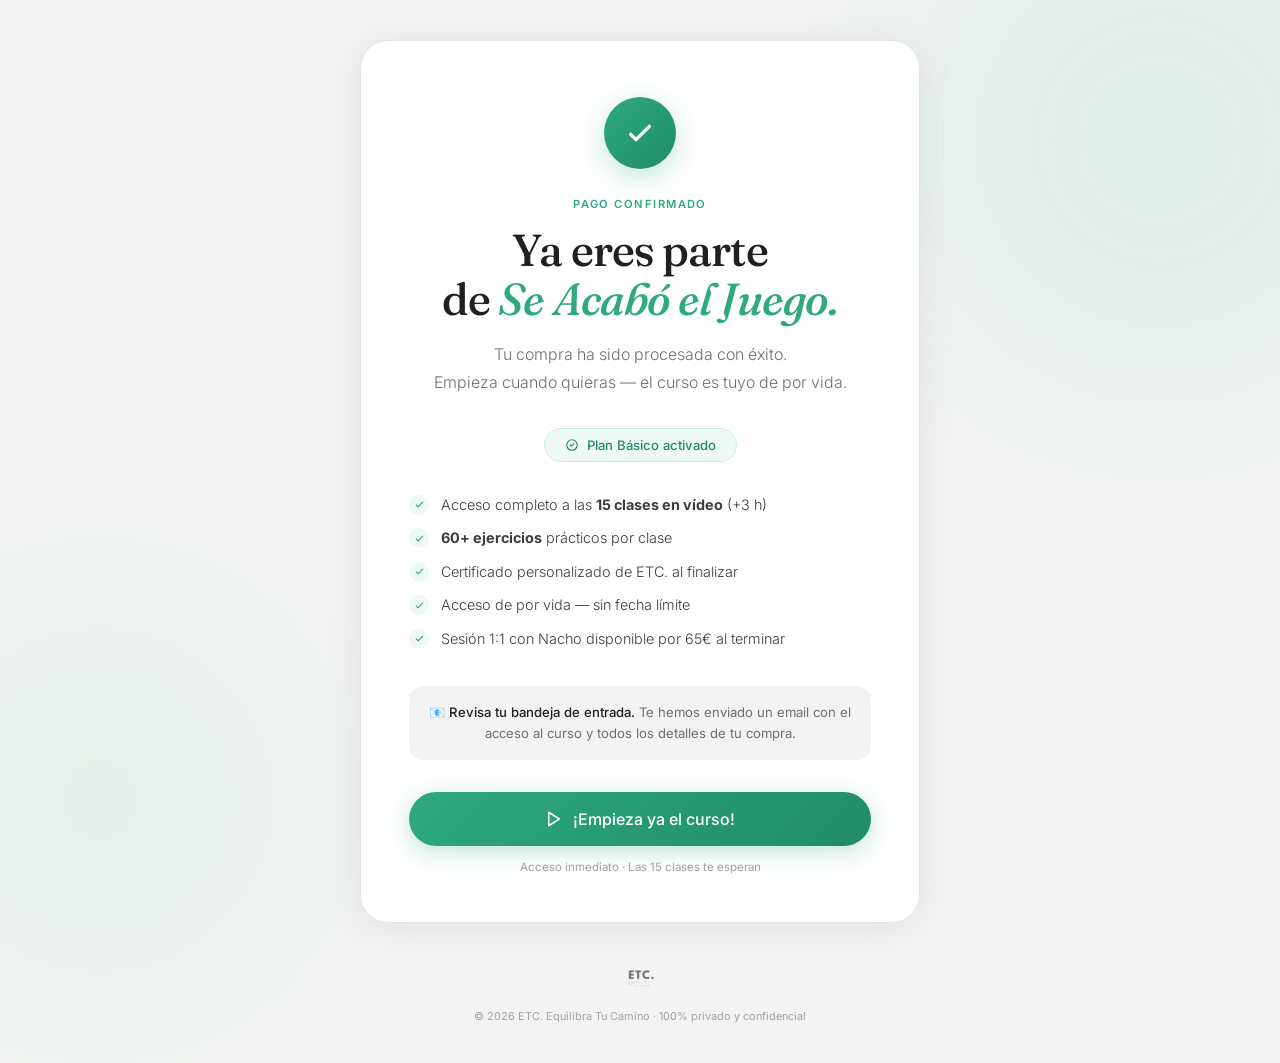
<file: success.html>
<!DOCTYPE html>
<html lang="es">
<head>
  <meta charset="UTF-8"/>
  <meta name="viewport" content="width=device-width,initial-scale=1.0"/>
  <link rel="icon" type="image/svg+xml" href="images/favicon-curso.svg">
  <link rel="icon" type="image/png" sizes="32x32" href="images/favicon-32.png">
  <link rel="apple-touch-icon" href="images/apple-touch-icon.png">
  <title>¡Bienvenido al curso! — Se Acabó el Juego · ETC.</title>
  <meta name="robots" content="noindex,nofollow"/>
  <link rel="preconnect" href="https://fonts.googleapis.com"/>
  <link rel="preconnect" href="https://fonts.gstatic.com" crossorigin/>
  <link href="https://fonts.googleapis.com/css2?family=Fraunces:ital,opsz,wght@0,9..144,400;0,9..144,500;0,9..144,600;1,9..144,500;1,9..144,600&family=Inter:wght@300;400;500;600&display=swap" rel="stylesheet"/>
  <style>
    *, *::before, *::after { box-sizing: border-box; margin: 0; padding: 0 }
    html { font-size: 16px; scroll-behavior: smooth }
    body {
      font-family: 'Inter', sans-serif;
      background: #F2F3F2;
      color: #1E211D;
      min-height: 100vh;
      display: flex;
      flex-direction: column;
      align-items: center;
      justify-content: center;
      padding: 40px 20px;
      overflow-x: hidden;
    }

    .bg-bubble {
      position: fixed; border-radius: 50%;
      filter: blur(90px); pointer-events: none; z-index: 0;
    }
    .bg-bubble-1 {
      width: 480px; height: 480px; background: #2FA97F;
      opacity: .08; top: -100px; right: -120px;
      animation: drift1 20s ease-in-out infinite;
    }
    .bg-bubble-2 {
      width: 360px; height: 360px; background: #2FA97F;
      opacity: .06; bottom: -80px; left: -80px;
      animation: drift2 26s ease-in-out infinite;
    }
    @keyframes drift1 { 0%,100%{transform:translate(0,0)} 50%{transform:translate(-30px,40px)} }
    @keyframes drift2 { 0%,100%{transform:translate(0,0)} 50%{transform:translate(30px,-30px)} }

    .card {
      position: relative; z-index: 1;
      background: #fff; border-radius: 28px;
      border: 1px solid #E5E4DF;
      box-shadow: 0 4px 40px rgba(0,0,0,.07);
      max-width: 560px; width: 100%;
      padding: 56px 48px 48px; text-align: center;
      animation: cardIn .7s cubic-bezier(.22,1,.36,1) both;
    }
    @keyframes cardIn {
      from { opacity: 0; transform: translateY(28px) }
      to   { opacity: 1; transform: none }
    }

    .check-wrap {
      width: 72px; height: 72px; border-radius: 50%;
      background: linear-gradient(135deg,#2FA97F,#1F8C68);
      display: flex; align-items: center; justify-content: center;
      margin: 0 auto 28px;
      box-shadow: 0 8px 28px rgba(47,169,127,.28);
      animation: popIn .6s cubic-bezier(.34,1.56,.64,1) .2s both;
    }
    @keyframes popIn {
      from { opacity: 0; transform: scale(.5) }
      to   { opacity: 1; transform: scale(1) }
    }
    .check-wrap svg {
      width: 32px; height: 32px; stroke: #fff;
      stroke-width: 2.5; stroke-linecap: round; stroke-linejoin: round; fill: none;
    }
    .check-wrap svg path {
      stroke-dasharray: 60; stroke-dashoffset: 60;
      animation: drawCheck .5s ease .7s forwards;
    }
    @keyframes drawCheck { to { stroke-dashoffset: 0 } }

    .eyebrow {
      font-size: .7rem; font-weight: 600; letter-spacing: .13em;
      text-transform: uppercase; color: #2FA97F; margin-bottom: 14px;
      animation: fadeUp .5s ease .3s both;
    }

    h1 {
      font-family: 'Fraunces', serif;
      font-size: clamp(2rem, 5vw, 2.8rem);
      font-weight: 500; line-height: 1.1; letter-spacing: -.02em;
      color: #1E211D; margin-bottom: 16px;
      animation: fadeUp .5s ease .4s both;
    }
    h1 em { font-style: italic; color: #2FA97F; }

    .subtitle {
      font-size: 1rem; font-weight: 300; line-height: 1.75;
      color: #6E7168; margin-bottom: 32px;
      animation: fadeUp .5s ease .5s both;
    }

    .plan-pill {
      display: inline-flex; align-items: center; gap: 8px;
      padding: 8px 20px; border-radius: 999px;
      font-size: .82rem; font-weight: 500; margin-bottom: 32px;
      animation: fadeUp .4s ease .55s both;
    }
    .plan-pill.basic { background:#eef9f5; border:1px solid #C8EDE4; color:#1F8C68; }
    .plan-pill.premium { background:#fffbeb; border:1px solid #fde68a; color:#92640a; }
    .plan-pill svg { width:14px; height:14px; stroke:currentColor; fill:none; stroke-width:2; stroke-linecap:round; stroke-linejoin:round; }

    .includes {
      list-style: none; text-align: left; margin-bottom: 36px;
      display: flex; flex-direction: column; gap: 12px;
      animation: fadeUp .5s ease .65s both;
    }
    .includes li { display:flex; align-items:flex-start; gap:12px; font-size:.9rem; font-weight:300; color:#3d3d3d; line-height:1.5; }
    .includes li .ico { width:20px; height:20px; border-radius:50%; background:#eef9f5; flex-shrink:0; display:flex; align-items:center; justify-content:center; margin-top:1px; }
    .includes li .ico svg { width:11px; height:11px; stroke:#2FA97F; stroke-width:2.5; stroke-linecap:round; stroke-linejoin:round; fill:none; }
    .includes li.gold .ico { background:#fffbeb; }
    .includes li.gold .ico svg { stroke:#b7891a }
    .includes li.gold strong { color:#92640a }

    .email-note {
      background: #F2F3F2; border-radius: 14px; padding: 16px 20px;
      font-size: .82rem; font-weight: 400; color: #6E7168; line-height: 1.6;
      margin-bottom: 32px; animation: fadeUp .4s ease .7s both;
    }
    .email-note strong { color: #1E211D; font-weight: 500 }

    /* ── Modal de nombre ── */
    .name-overlay {
      position: fixed; inset: 0; z-index: 100;
      background: rgba(30,33,29,.6);
      backdrop-filter: blur(6px);
      display: flex; align-items: center; justify-content: center;
      padding: 20px;
      animation: fadeIn .3s ease both;
    }
    .name-overlay.hidden { display: none; }
    @keyframes fadeIn { from{opacity:0} to{opacity:1} }

    .name-modal {
      background: #fff; border-radius: 24px; border: 1px solid #E5E4DF;
      box-shadow: 0 16px 60px rgba(0,0,0,.15);
      padding: 44px 40px 40px; max-width: 440px; width: 100%;
      text-align: center;
      animation: slideUp .4s cubic-bezier(.22,1,.36,1) both;
    }
    @keyframes slideUp { from{opacity:0;transform:translateY(20px)} to{opacity:1;transform:none} }

    .name-modal .modal-icon {
      font-size: 2.2rem; margin-bottom: 16px;
    }
    .name-modal h2 {
      font-family: 'Fraunces', serif; font-size: 1.6rem; font-weight: 500;
      line-height: 1.15; letter-spacing: -.02em; color: #1E211D;
      margin-bottom: 10px;
    }
    .name-modal h2 em { font-style: italic; color: #2FA97F; }
    .name-modal p {
      font-size: .88rem; font-weight: 300; line-height: 1.7;
      color: #6E7168; margin-bottom: 28px;
    }
    .name-fields {
      display: flex; flex-direction: column; gap: 12px; margin-bottom: 20px;
    }
    .name-fields input {
      width: 100%; padding: 14px 18px;
      border: 1.5px solid #E5E4DF; border-radius: 12px;
      font-family: 'Inter', sans-serif; font-size: .95rem; font-weight: 300;
      color: #1E211D; background: #fff; outline: none;
      transition: border-color .2s, box-shadow .2s;
    }
    .name-fields input:focus {
      border-color: #2FA97F;
      box-shadow: 0 0 0 3px rgba(47,169,127,.12);
    }
    .name-fields input::placeholder { color: #A1A399; }

    .btn-name {
      width: 100%; padding: 15px 24px; border: none; cursor: pointer;
      border-radius: 999px;
      background: linear-gradient(135deg, #2FA97F, #1F8C68);
      color: #fff; font-size: .97rem; font-weight: 500;
      font-family: 'Inter', sans-serif;
      box-shadow: 0 6px 20px rgba(47,169,127,.28);
      transition: transform .15s, box-shadow .15s;
    }
    .btn-name:hover { transform: translateY(-1px); box-shadow: 0 10px 28px rgba(47,169,127,.35); }
    .btn-name:disabled { opacity: .5; cursor: not-allowed; transform: none; }

    .skip-link {
      display: block; margin-top: 14px;
      font-size: .75rem; color: #A1A399; cursor: pointer;
      text-decoration: underline; text-underline-offset: 3px;
      background: none; border: none; font-family: inherit;
    }
    .skip-link:hover { color: #6E7168; }

    .btn-primary {
      display: flex; align-items: center; justify-content: center; gap: 10px;
      white-space: nowrap;
      width: 100%; padding: 17px 24px; border-radius: 999px;
      background: linear-gradient(135deg,#2FA97F,#1F8C68); color: #fff;
      font-size: 1rem; font-weight: 500; font-family: 'Inter', sans-serif;
      text-decoration: none;
      box-shadow: 0 6px 24px rgba(47,169,127,.3);
      transition: transform .15s, box-shadow .15s;
      animation: fadeUp .5s ease .75s both;
      cursor: pointer; border: none;
    }
    .btn-primary:hover { transform: translateY(-2px); box-shadow: 0 10px 32px rgba(47,169,127,.38); }
    .btn-primary svg { width:18px; height:18px; stroke:#fff; fill:none; stroke-width:2; stroke-linecap:round; stroke-linejoin:round; }

    .cta-note { font-size:.72rem; color:#A1A399; margin-top:14px; animation: fadeUp .4s ease .8s both; }

    .footer-mini { position:relative; z-index:1; margin-top:36px; text-align:center; }
    .footer-mini img { height:36px; width:auto; opacity:.55; filter:grayscale(1); }
    .footer-mini p { font-size:.68rem; color:#A1A399; margin-top:10px; }

    @keyframes fadeUp {
      from { opacity:0; transform:translateY(14px) }
      to   { opacity:1; transform:none }
    }

    @media (max-width: 600px) { .card { padding:40px 28px 36px } .name-modal { padding:36px 24px 28px } }
    @media (max-width: 380px) { .card { padding:32px 20px 28px } h1 { font-size:1.8rem } }
    @media (prefers-reduced-motion: reduce) { *, *::before, *::after { animation-duration:.01ms !important } }
  </style>
</head>
<body>

  <!-- Burbujas de fondo -->
  <div class="bg-bubble bg-bubble-1"></div>
  <div class="bg-bubble bg-bubble-2"></div>

  <!-- ── Card de confirmación ── -->
  <main class="card" id="card">

    <div class="check-wrap">
      <svg viewBox="0 0 24 24"><path d="M5 13l4 4L19 7"/></svg>
    </div>

    <p class="eyebrow">Pago confirmado</p>
    <h1>Ya eres parte<br>de <em>Se Acabó el Juego.</em></h1>
    <p class="subtitle">
      Tu compra ha sido procesada con éxito.<br>
      Empieza cuando quieras — el curso es tuyo de por vida.
    </p>

    <!-- Pill del plan -->
    <div class="plan-pill basic" id="planPill">
      <svg viewBox="0 0 24 24"><path d="M9 12l2 2 4-4m6 2a9 9 0 11-18 0 9 9 0 0118 0z"/></svg>
      <span id="planLabel">Plan Básico activado</span>
    </div>

    <!-- Lista de incluye -->
    <ul class="includes" id="includesList"></ul>

    <!-- Nota email -->
    <div class="email-note">
      📧 <strong>Revisa tu bandeja de entrada.</strong> Te hemos enviado un email con el acceso al curso y todos los detalles de tu compra.
    </div>

    <!-- CTA -->
    <a href="dashboard.html" class="btn-primary" id="ctaBtn">
      <svg viewBox="0 0 24 24"><path d="M5 3l14 9-14 9V3z"/></svg>
      ¡Empieza ya el curso!
    </a>
    <p class="cta-note">Acceso inmediato · Las 15 clases te esperan</p>

  </main>

  <footer class="footer-mini">
    <img src="images/logo-etc-transparent.webp" alt="ETC. Equilibra Tu Camino"/>
    <p>© 2026 ETC. Equilibra Tu Camino · 100% privado y confidencial</p>
  </footer>

  <script>
    (function () {
      // ── 1. Leer parámetros de la URL ──
      const params    = new URLSearchParams(window.location.search);
      const plan      = params.get('plan') === 'premium' ? 'premium' : 'basic';
      const sessionId = params.get('session_id') || '';

      // Guardar plan + token de acceso en localStorage
      try { localStorage.setItem('etc_plan', plan); } catch(e) {}
      try { localStorage.setItem('etc_access', 'granted'); } catch(e) {}
      try { if(sessionId) localStorage.setItem('etc_order', sessionId); } catch(e) {}

      // ── 2. Rellenar UI según plan ──
      const config = {
        basic: {
          pillClass: 'basic',
          label: 'Plan Básico activado',
          items: [
            { text: 'Acceso completo a las <strong>15 clases en vídeo</strong> (+3 h)', gold: false },
            { text: '<strong>60+ ejercicios</strong> prácticos por clase', gold: false },
            { text: 'Certificado personalizado de ETC. al finalizar', gold: false },
            { text: 'Acceso de por vida — sin fecha límite', gold: false },
            { text: 'Sesión 1:1 con Nacho disponible por 65€ al terminar', gold: false },
          ]
        },
        premium: {
          pillClass: 'premium',
          label: '⭐ Plan Premium activado',
          items: [
            { text: 'Acceso completo a las <strong>15 clases en vídeo</strong> (+3 h)', gold: false },
            { text: '<strong>60+ ejercicios</strong> prácticos por clase', gold: false },
            { text: 'Certificado personalizado de ETC. al finalizar', gold: false },
            { text: 'Acceso de por vida — sin fecha límite', gold: false },
            { text: '<strong>Sesión final 1:1 de 1 hora con Nacho — GRATIS</strong><br><span style="font-size:.8rem;color:#6E7168">Se desbloquea al completar la clase 15</span>', gold: true },
          ]
        }
      };

      const cfg = config[plan];
      const pill = document.getElementById('planPill');
      pill.className = 'plan-pill ' + cfg.pillClass;
      document.getElementById('planLabel').textContent = cfg.label;

      const list = document.getElementById('includesList');
      list.innerHTML = cfg.items.map(item => `
        <li${item.gold ? ' class="gold"' : ''}>
          <span class="ico"><svg viewBox="0 0 24 24"><path d="M5 13l4 4L19 7"/></svg></span>
          <span>${item.text}</span>
        </li>
      `).join('');

      document.getElementById('ctaBtn').href = 'dashboard.html?plan=' + plan;

      // ── 3. Llamar a la API para enviar el email de bienvenida ──
      // La respuesta incluye el nombre de Stripe → se guarda en localStorage para
      // que el avatar del curso muestre siempre la inicial correcta, sobreescribiendo
      // cualquier sesión de prueba anterior.
      if (sessionId) {
        fetch('/api/send-welcome', {
          method: 'POST',
          headers: { 'Content-Type': 'application/json' },
          body: JSON.stringify({ sessionId, plan }),
        })
          .then(r => r.json())
          .then(d => {
            if (d.nombre) {
              try { localStorage.setItem('etc_name', d.nombre); } catch(e) {}
            }
          })
          .catch(err => console.warn('Email API error:', err));
      }
    })();
  </script>
</body>
</html>
</file>
<file: css/design-system.css>
/* ═══════════════════════════════════════════════════════════════════
   ETC CURSO — Design System
   Estética: Premium Wellness · Blanco · Teal · Minimalista
   ═══════════════════════════════════════════════════════════════════ */

@import url('https://fonts.googleapis.com/css2?family=Fraunces:ital,opsz,wght@0,9..144,300;0,9..144,500;0,9..144,700;1,9..144,500;1,9..144,700&family=Inter:wght@300;400;500;600;700&display=swap');

/* ── TOKENS ─────────────────────────────────────────────────────── */
:root {
  /* Backgrounds — claros, limpios */
  --bg:          #FAFAF8;
  --bg-1:        #F4F4F0;
  --bg-2:        #FFFFFF;
  --bg-3:        #EEF1EE;
  --bg-4:        #E4E8E4;

  /* Borders */
  --border:      rgba(0,0,0,0.07);
  --border-md:   rgba(0,0,0,0.12);

  /* Text */
  --text:        #1A1A1A;
  --text-muted:  #6B7280;
  --text-subtle: #9CA3AF;

  /* Brand — Teal */
  --teal:        #32B48C;
  --teal-dk:     #228A6A;
  --teal-lt:     rgba(50, 180, 140, 0.08);
  --teal-glow:   rgba(50, 180, 140, 0.20);

  /* Premium gold accent */
  --gold:        #C9A84C;
  --gold-lt:     rgba(201, 168, 76, 0.10);

  /* Semantic */
  --success:     #32B48C;
  --red:         #E53E3E;

  /* Typography — igual que la landing de ETC */
  --font-sans:   'Inter', -apple-system, BlinkMacSystemFont, sans-serif;
  --font-serif:  'Fraunces', Georgia, serif;

  /* Spacing scale */
  --s1: 0.25rem;
  --s2: 0.5rem;
  --s3: 0.75rem;
  --s4: 1rem;
  --s5: 1.25rem;
  --s6: 1.5rem;
  --s8: 2rem;
  --s10: 2.5rem;
  --s12: 3rem;
  --s16: 4rem;
  --s20: 5rem;
  --s24: 6rem;

  /* Radius */
  --r-sm: 6px;
  --r-md: 12px;
  --r-lg: 20px;
  --r-xl: 32px;

  /* Transitions */
  --ease: cubic-bezier(0.16, 1, 0.3, 1);
  --t-fast: 180ms;
  --t-mid: 320ms;
  --t-slow: 500ms;
}

/* ── RESET ──────────────────────────────────────────────────────── */
*, *::before, *::after { box-sizing: border-box; margin: 0; padding: 0; }

html {
  font-size: 16px;
  -webkit-font-smoothing: antialiased;
  -moz-osx-font-smoothing: grayscale;
  scroll-behavior: smooth;
}

body {
  font-family: var(--font-sans);
  background: var(--bg);
  color: var(--text);
  line-height: 1.6;
  overflow-x: hidden;
}

img, video { display: block; max-width: 100%; }
a { color: inherit; text-decoration: none; }
button { cursor: pointer; border: none; background: none; font: inherit; }
input, textarea { font: inherit; }
ul, ol { list-style: none; }

/* ── TYPOGRAPHY ─────────────────────────────────────────────────── */
.t-display {
  font-family: var(--font-serif);
  font-size: clamp(2.5rem, 6vw, 5rem);
  font-weight: 600;
  line-height: 1.1;
  letter-spacing: -0.02em;
  color: var(--text);
}
.t-display-sm {
  font-family: var(--font-serif);
  font-size: clamp(2rem, 4vw, 3.5rem);
  font-weight: 600;
  line-height: 1.15;
  letter-spacing: -0.02em;
}
.t-heading {
  font-size: clamp(1.25rem, 2.5vw, 1.75rem);
  font-weight: 600;
  line-height: 1.25;
  letter-spacing: -0.01em;
}
.t-label {
  font-size: 0.72rem;
  font-weight: 600;
  letter-spacing: 0.12em;
  text-transform: uppercase;
  color: var(--text-muted);
}
.t-body { font-size: 1rem; line-height: 1.7; color: var(--text-muted); }
.t-body-lg { font-size: 1.125rem; line-height: 1.7; color: var(--text-muted); }
.t-small { font-size: 0.875rem; color: var(--text-muted); }

/* Serif utility */
.serif { font-family: var(--font-serif); }

/* ── LAYOUT ─────────────────────────────────────────────────────── */
.container {
  width: 100%;
  max-width: 1160px;
  margin: 0 auto;
  padding: 0 var(--s6);
}
.container--narrow { max-width: 780px; }
.container--wide   { max-width: 1400px; }

/* ── COMPONENTS ─────────────────────────────────────────────────── */

/* Pill / chip */
.pill {
  display: inline-flex;
  align-items: center;
  gap: var(--s2);
  padding: 0.35rem 0.875rem;
  border-radius: 100px;
  font-size: 0.8rem;
  font-weight: 500;
  letter-spacing: 0.02em;
  border: 1px solid var(--border-md);
  color: var(--text-muted);
  background: var(--bg-2);
}
.pill--teal {
  background: var(--teal-lt);
  border-color: rgba(50,180,140,0.25);
  color: var(--teal);
}
.pill--gold {
  background: var(--gold-lt);
  border-color: rgba(201,168,76,0.25);
  color: var(--gold);
}

/* Primary CTA */
.btn {
  display: inline-flex;
  align-items: center;
  justify-content: center;
  gap: var(--s3);
  padding: 0.875rem 2rem;
  border-radius: var(--r-md);
  font-size: 0.95rem;
  font-weight: 600;
  letter-spacing: 0.01em;
  transition: all var(--t-mid) var(--ease);
  cursor: pointer;
}
.btn--primary {
  background: var(--teal);
  color: #fff;
}
.btn--primary:hover {
  background: var(--teal-dk);
  transform: translateY(-1px);
  box-shadow: 0 8px 32px var(--teal-glow);
}
.btn--outline {
  border: 1px solid var(--border-md);
  color: var(--text-muted);
  background: transparent;
}
.btn--outline:hover {
  border-color: var(--teal);
  color: var(--teal);
}
.btn--ghost {
  color: var(--text-muted);
  padding: 0.5rem 1rem;
}
.btn--ghost:hover { color: var(--text); }
.btn--lg { padding: 1.1rem 2.5rem; font-size: 1.05rem; border-radius: var(--r-lg); }

/* Divider */
.divider {
  height: 1px;
  background: var(--border);
  margin: var(--s12) 0;
}

/* Progress bar */
.progress-track {
  height: 4px;
  background: var(--bg-4);
  border-radius: 100px;
  overflow: hidden;
}
.progress-fill {
  height: 100%;
  background: var(--teal);
  border-radius: 100px;
  transition: width 0.8s var(--ease);
}

/* Card base */
.card {
  background: var(--bg-2);
  border: 1px solid var(--border);
  border-radius: var(--r-lg);
  overflow: hidden;
  transition: border-color var(--t-mid) var(--ease), transform var(--t-mid) var(--ease);
}
.card:hover {
  border-color: var(--border-md);
  transform: translateY(-2px);
}

/* ── NAV ────────────────────────────────────────────────────────── */
.nav {
  position: fixed;
  top: 0;
  left: 0;
  right: 0;
  z-index: 100;
  height: 64px;
  display: flex;
  align-items: center;
  border-bottom: 1px solid transparent;
  transition: background var(--t-mid) var(--ease), border-color var(--t-mid);
}
.nav.scrolled {
  background: rgba(10,10,10,0.92);
  backdrop-filter: blur(20px);
  -webkit-backdrop-filter: blur(20px);
  border-bottom-color: var(--border);
}
.nav__inner {
  display: flex;
  align-items: center;
  justify-content: space-between;
  width: 100%;
}
.nav__logo {
  font-family: var(--font-sans);
  font-weight: 800;
  font-size: 1.35rem;
  letter-spacing: -0.03em;
  color: var(--text);
}
.nav__logo span { color: var(--teal); }
.nav__links { display: flex; align-items: center; gap: var(--s6); }
.nav__links a {
  font-size: 0.875rem;
  font-weight: 500;
  color: var(--text-muted);
  transition: color var(--t-fast);
}
.nav__links a:hover { color: var(--text); }

/* ── REVEAL ANIMATIONS ──────────────────────────────────────────── */
[data-reveal] {
  opacity: 0;
  transform: translateY(24px);
  transition: opacity var(--t-slow) var(--ease), transform var(--t-slow) var(--ease);
}
[data-reveal].visible {
  opacity: 1;
  transform: translateY(0);
}
[data-delay="1"] { transition-delay: 100ms; }
[data-delay="2"] { transition-delay: 200ms; }
[data-delay="3"] { transition-delay: 300ms; }
[data-delay="4"] { transition-delay: 400ms; }
[data-delay="5"] { transition-delay: 500ms; }

/* ── UTILITIES ──────────────────────────────────────────────────── */
.teal    { color: var(--teal); }
.gold    { color: var(--gold); }
.muted   { color: var(--text-muted); }
.subtle  { color: var(--text-subtle); }
.w-full  { width: 100%; }
.flex    { display: flex; }
.items-center { align-items: center; }
.justify-between { justify-content: space-between; }
.gap-2   { gap: var(--s2); }
.gap-4   { gap: var(--s4); }
.gap-6   { gap: var(--s6); }
.text-center { text-align: center; }
.mt-4   { margin-top: var(--s4); }
.mt-8   { margin-top: var(--s8); }

/* ── MOBILE BOTTOM NAV ──────────────────────────────────────────── */
.mobile-nav {
  display: none;
  position: fixed;
  bottom: 0; left: 0; right: 0;
  background: rgba(10,10,10,0.96);
  backdrop-filter: blur(24px);
  -webkit-backdrop-filter: blur(24px);
  border-top: 1px solid var(--border);
  padding: var(--s2) var(--s4) calc(var(--s2) + env(safe-area-inset-bottom, 0px));
  z-index: 200;
}
.mobile-nav__items {
  display: flex;
  justify-content: space-around;
  align-items: center;
}
.mobile-nav__item {
  display: flex;
  flex-direction: column;
  align-items: center;
  gap: 3px;
  color: var(--text-subtle);
  font-size: 0.65rem;
  font-weight: 500;
  letter-spacing: 0.04em;
  padding: var(--s2) var(--s5);
  transition: color var(--t-fast);
  text-decoration: none;
}
.mobile-nav__item.active { color: var(--teal); }
.mobile-nav__icon { width: 22px; height: 22px; }
@media (max-width: 900px) {
  .mobile-nav { display: block; }
}

/* ── SCROLLBAR ──────────────────────────────────────────────────── */
::-webkit-scrollbar { width: 6px; }
::-webkit-scrollbar-track { background: var(--bg); }
::-webkit-scrollbar-thumb { background: var(--bg-4); border-radius: 3px; }
::-webkit-scrollbar-thumb:hover { background: var(--bg-3); }

/* ── RESPONSIVE ─────────────────────────────────────────────────── */
@media (max-width: 768px) {
  .nav__links { display: none; }
  .container { padding: 0 var(--s4); }
}
</file>
